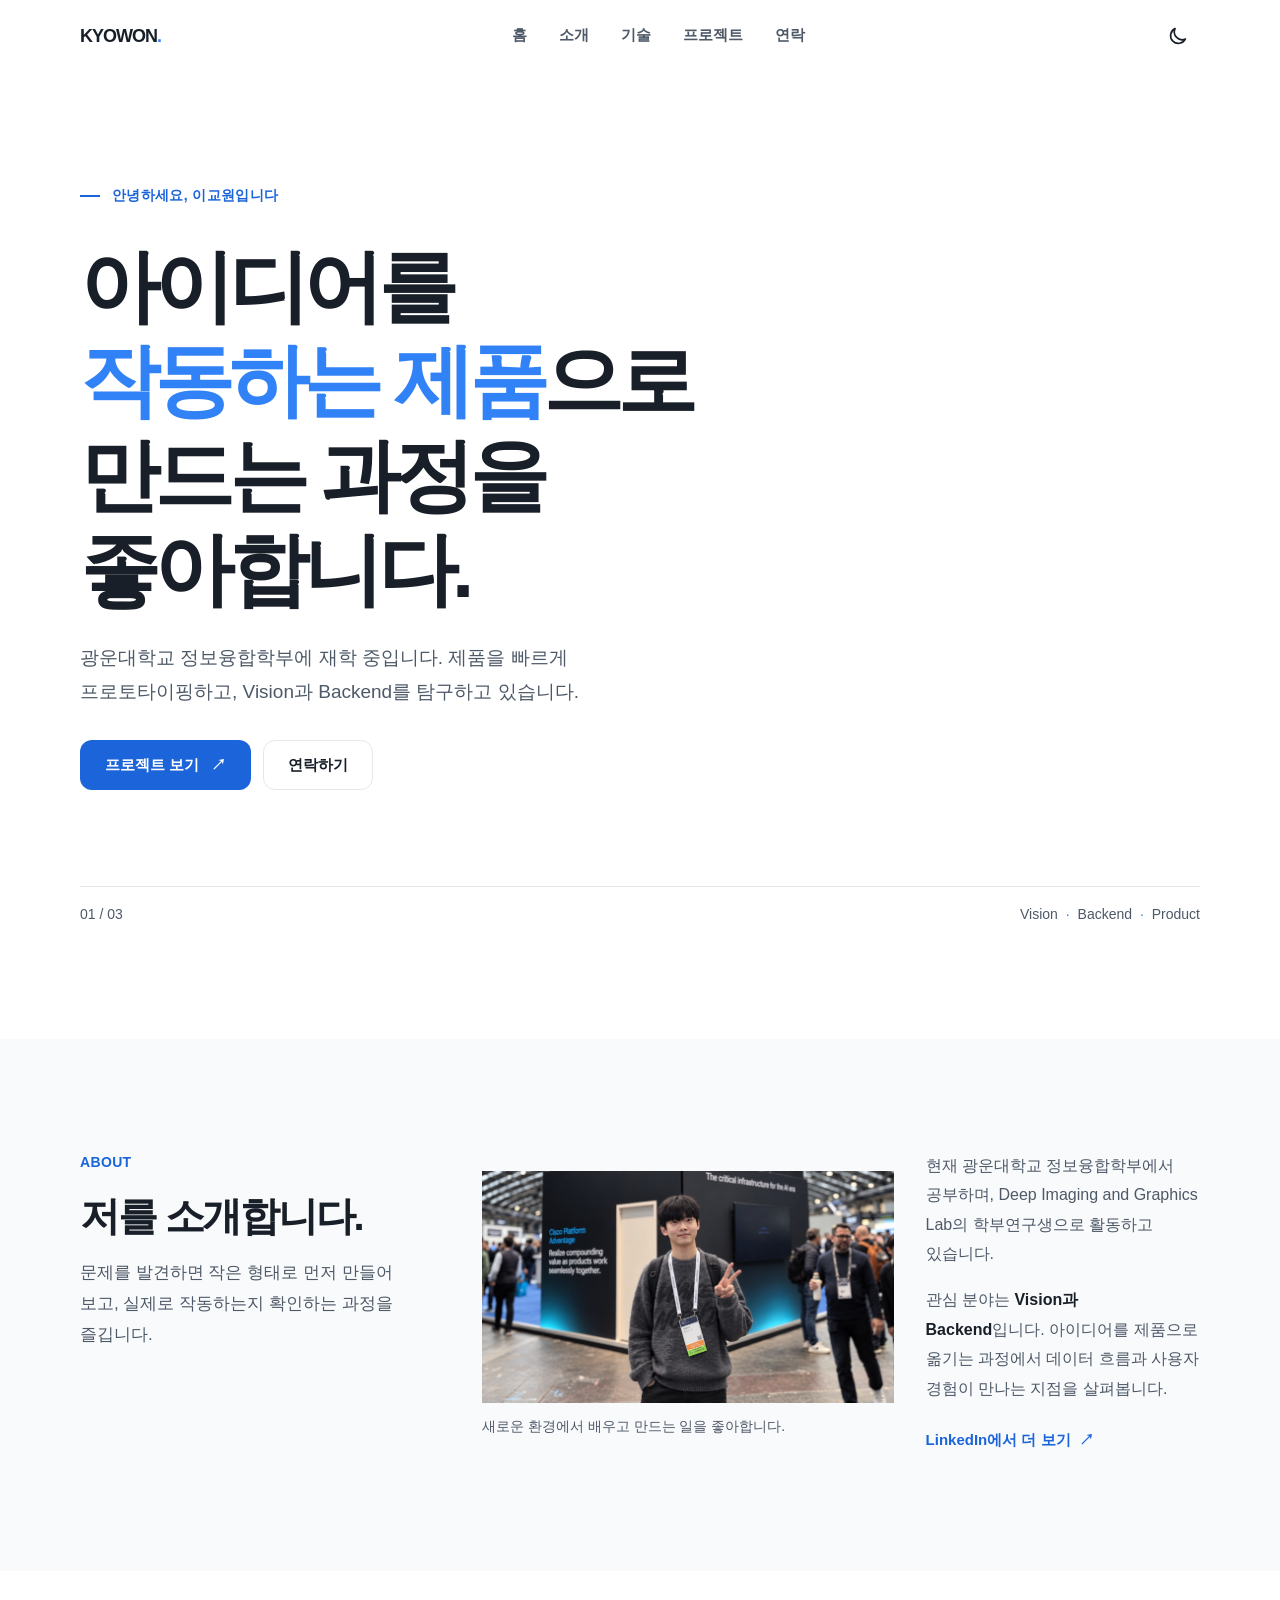
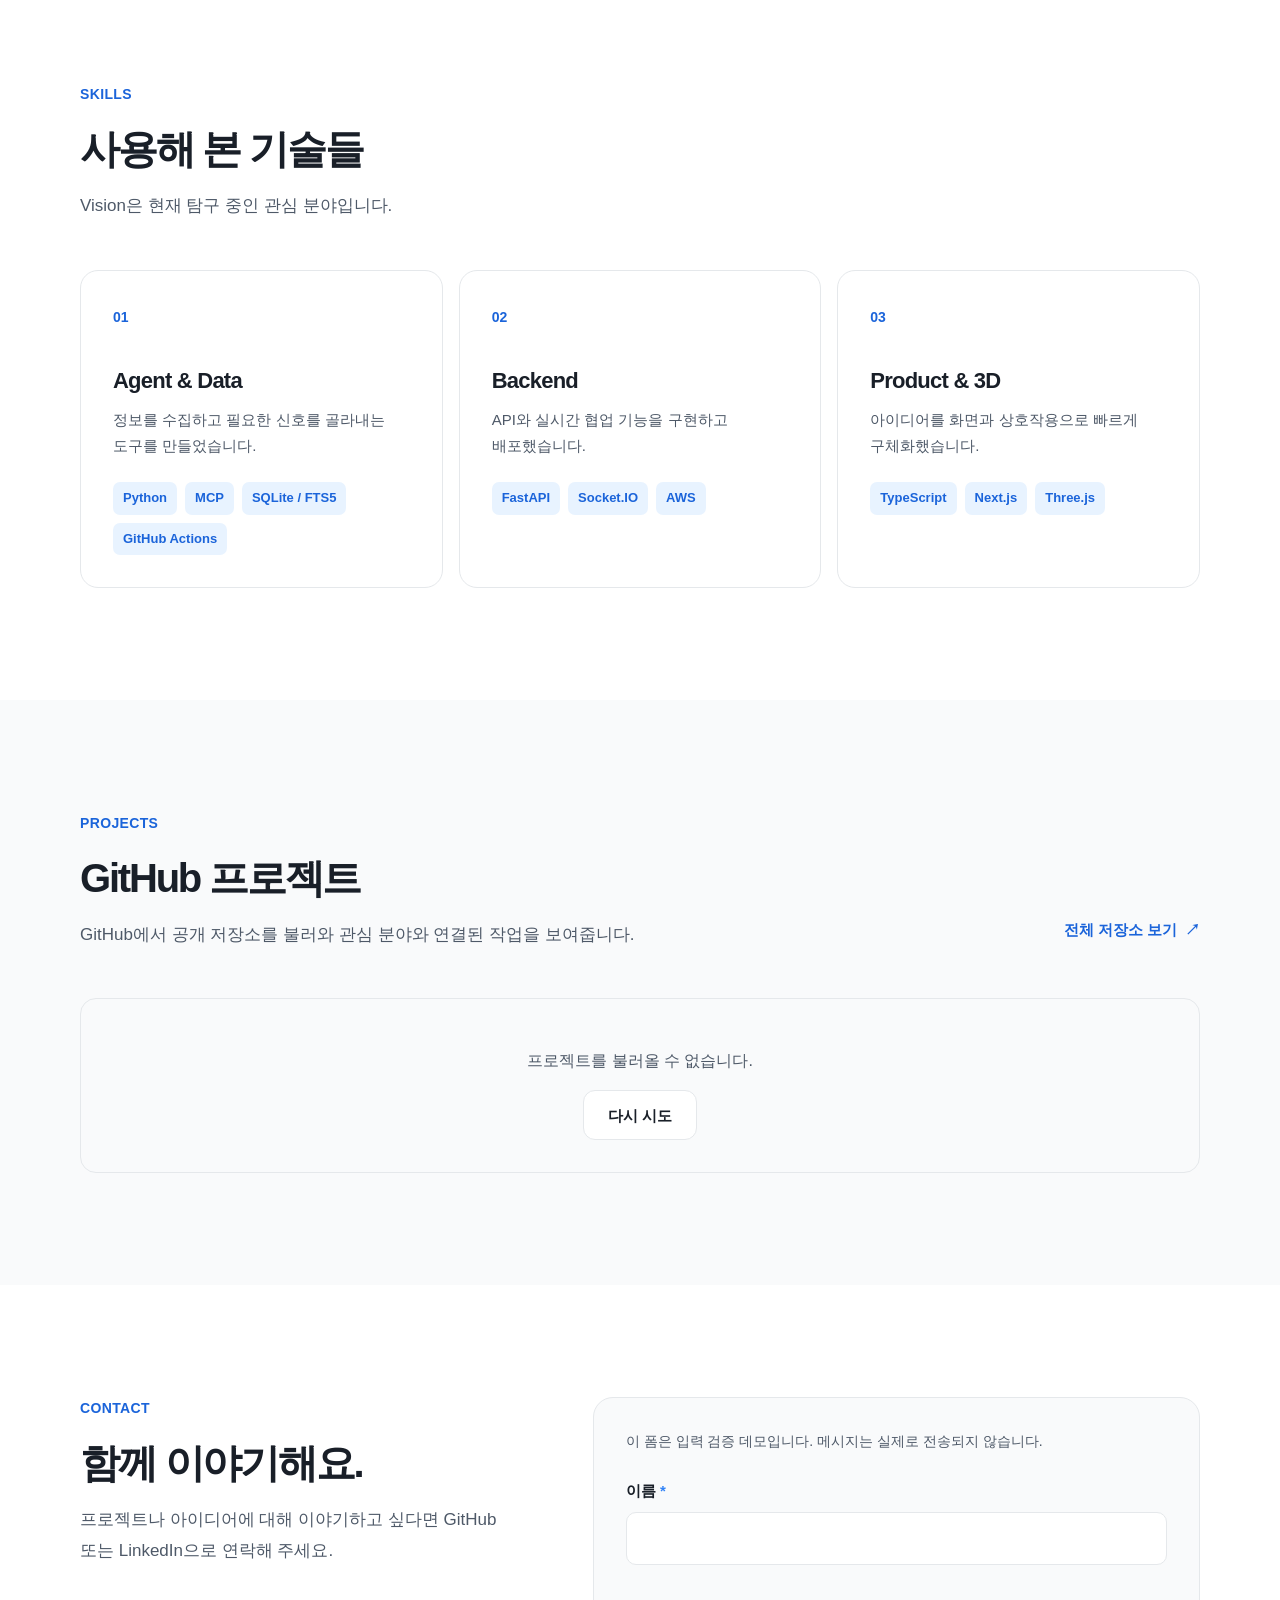
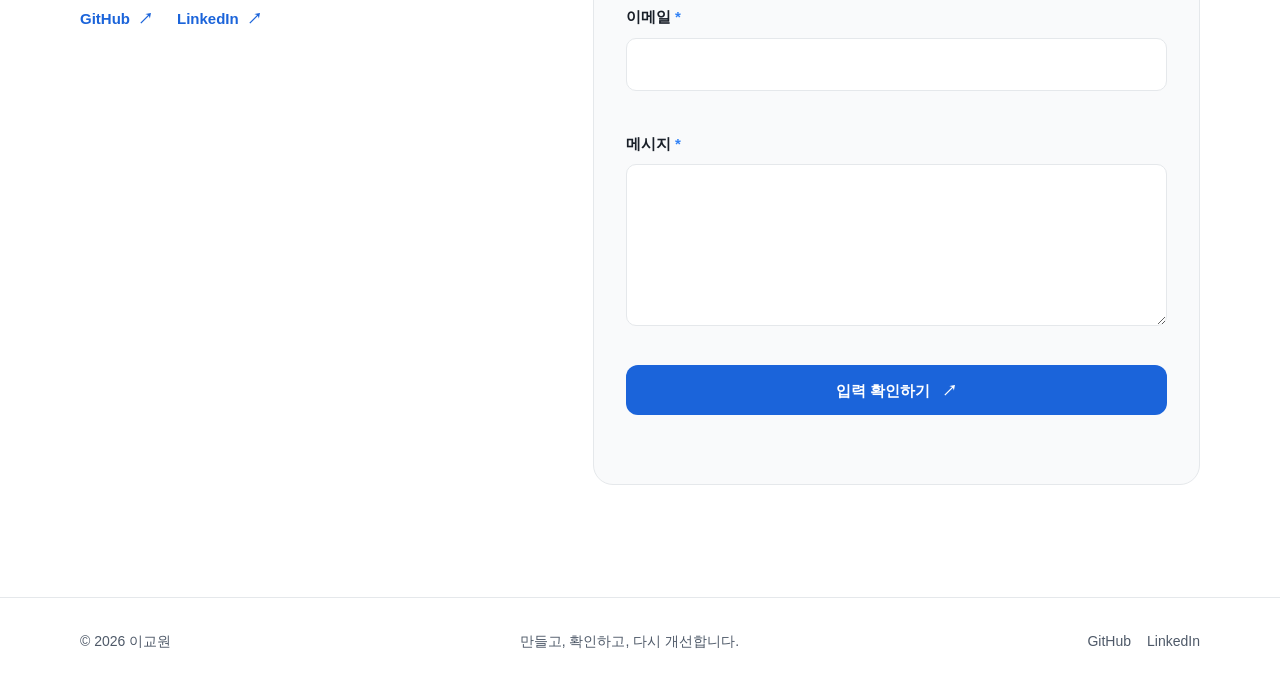
<file: index.html>
<!doctype html>
<html lang="ko">

<head>
  <meta charset="UTF-8" />
  <meta name="viewport" content="width=device-width, initial-scale=1" />
  <meta name="description" content="광운대학교 정보융합학부 이교원의 포트폴리오. 제품 프로토타이핑, Vision, Backend에 관심이 있습니다." />
  <meta name="theme-color" content="#ffffff" />
  <title>이교원 | 포트폴리오</title>
  <link rel="icon" href="images/favicon.svg" type="image/svg+xml" />
  <link rel="stylesheet" href="css/style.css" />
  <script src="js/main.js" defer></script>
</head>

<body>
  <a class="skip-link" href="#main">본문으로 바로가기</a>

  <header class="site-header" id="site-header">
    <div class="container header-inner">
      <a class="wordmark" href="#home" aria-label="이교원 포트폴리오, 맨 위로">KYOWON<span class="wordmark-dot">.</span></a>

      <nav class="site-nav" id="site-nav" aria-label="주 메뉴">
        <a href="#home">홈</a>
        <a href="#about">소개</a>
        <a href="#skills">기술</a>
        <a href="#projects">프로젝트</a>
        <a href="#contact">연락</a>
      </nav>

      <div class="header-actions">
        <button class="icon-button theme-toggle" id="theme-toggle" type="button" aria-label="다크 모드 켜기"
          aria-pressed="false" title="테마 변경">
          <svg class="theme-icon theme-icon-moon" viewBox="0 0 24 24" fill="none" stroke="currentColor"
            stroke-width="1.8" stroke-linecap="round" stroke-linejoin="round" aria-hidden="true">
            <path d="M20.1 15.2A8.5 8.5 0 0 1 8.8 3.9 8.5 8.5 0 1 0 20.1 15.2Z" />
          </svg>
          <svg class="theme-icon theme-icon-sun" viewBox="0 0 24 24" fill="none" stroke="currentColor"
            stroke-width="1.8" stroke-linecap="round" aria-hidden="true">
            <circle cx="12" cy="12" r="4" />
            <path
              d="M12 2v2m0 16v2M4.93 4.93l1.42 1.42m11.3 11.3 1.42 1.42M2 12h2m16 0h2M4.93 19.07l1.42-1.42m11.3-11.3 1.42-1.42" />
          </svg>
        </button>
        <button class="icon-button menu-toggle" id="menu-toggle" type="button" aria-label="메뉴 열기"
          aria-controls="site-nav" aria-expanded="false">
          <span></span><span></span><span></span>
        </button>
      </div>
    </div>
  </header>

  <main id="main" tabindex="-1">
    <section class="hero section" id="home" aria-labelledby="hero-heading">
      <div class="container hero-grid">
        <div class="hero-copy">
          <p class="eyebrow"><span class="eyebrow-line"></span>안녕하세요, 이교원입니다</p>
          <h1 id="hero-heading">아이디어를<br /><span>작동하는 제품</span>으로<br />만드는 과정을 좋아합니다.</h1>
          <p class="hero-description">광운대학교 정보융합학부에 재학 중입니다. 제품을 빠르게 프로토타이핑하고, Vision과 Backend를 탐구하고 있습니다.</p>
          <div class="hero-actions">
            <a class="button button-primary" href="#projects">프로젝트 보기 <span aria-hidden="true">↗</span></a>
            <a class="button button-secondary" href="#contact">연락하기</a>
          </div>
        </div>
        <div class="hero-note" aria-label="관심 분야">
          <span class="hero-note-index">01 / 03</span>
          <p>Vision <span>·</span> Backend <span>·</span> Product</p>
        </div>
      </div>
    </section>

    <section class="section section-alt" id="about" aria-labelledby="about-heading">
      <div class="container about-grid reveal">
        <div class="section-intro">
          <p class="section-kicker">ABOUT</p>
          <h2 id="about-heading">저를 소개합니다.</h2>
          <p class="section-lead">문제를 발견하면 작은 형태로 먼저 만들어 보고, 실제로 작동하는지 확인하는 과정을 즐깁니다.</p>
        </div>
        <div class="about-content">
          <figure class="profile-frame">
            <img src="images/profile.png" alt="행사장에서 촬영한 이교원의 프로필 사진" width="1672" height="941" fetchpriority="high" />
            <figcaption>새로운 환경에서 배우고 만드는 일을 좋아합니다.</figcaption>
          </figure>
          <div class="about-text">
            <p>현재 광운대학교 정보융합학부에서 공부하며, Deep Imaging and Graphics Lab의 학부연구생으로 활동하고 있습니다.</p>
            <p>관심 분야는 <strong>Vision과 Backend</strong>입니다. 아이디어를 제품으로 옮기는 과정에서 데이터 흐름과 사용자 경험이 만나는 지점을 살펴봅니다.</p>
            <a class="text-link" href="https://www.linkedin.com/in/kyowon-lee/" target="_blank"
              rel="noopener noreferrer">LinkedIn에서 더 보기 <span aria-hidden="true">↗</span></a>
          </div>
        </div>
      </div>
    </section>

    <section class="section" id="skills" aria-labelledby="skills-heading">
      <div class="container reveal">
        <div class="section-intro section-intro-narrow">
          <p class="section-kicker">SKILLS</p>
          <h2 id="skills-heading">사용해 본 기술들</h2>
          <p class="section-lead">Vision은 현재 탐구 중인 관심 분야입니다.</p>
        </div>
        <div class="skills-grid">
          <article class="skill-group">
            <span class="skill-number">01</span>
            <h3>Agent &amp; Data</h3>
            <p>정보를 수집하고 필요한 신호를 골라내는 도구를 만들었습니다.</p>
            <ul class="tag-list" aria-label="Agent 및 데이터 기술">
              <li>Python</li>
              <li>MCP</li>
              <li>SQLite / FTS5</li>
              <li>GitHub Actions</li>
            </ul>
          </article>
          <article class="skill-group">
            <span class="skill-number">02</span>
            <h3>Backend</h3>
            <p>API와 실시간 협업 기능을 구현하고 배포했습니다.</p>
            <ul class="tag-list" aria-label="백엔드 기술">
              <li>FastAPI</li>
              <li>Socket.IO</li>
              <li>AWS</li>
            </ul>
          </article>
          <article class="skill-group">
            <span class="skill-number">03</span>
            <h3>Product &amp; 3D</h3>
            <p>아이디어를 화면과 상호작용으로 빠르게 구체화했습니다.</p>
            <ul class="tag-list" aria-label="제품 및 3D 기술">
              <li>TypeScript</li>
              <li>Next.js</li>
              <li>Three.js</li>
            </ul>
          </article>
        </div>
      </div>
    </section>

    <section class="section section-alt" id="projects" aria-labelledby="projects-heading">
      <div class="container reveal">
        <div class="section-heading-row">
          <div class="section-intro">
            <p class="section-kicker">PROJECTS</p>
            <h2 id="projects-heading">GitHub 프로젝트</h2>
            <p class="section-lead">GitHub에서 공개 저장소를 불러와 관심 분야와 연결된 작업을 보여줍니다.</p>
          </div>
          <a class="text-link projects-all-link" href="https://github.com/kyowon1108" target="_blank"
            rel="noopener noreferrer">전체 저장소 보기 <span aria-hidden="true">↗</span></a>
        </div>
        <div class="projects-status" id="projects-status" role="status" aria-live="polite">프로젝트를 불러오는 중입니다...</div>
        <div class="projects-grid" id="projects-grid"></div>
      </div>
    </section>

    <section class="section" id="contact" aria-labelledby="contact-heading">
      <div class="container contact-grid reveal">
        <div class="section-intro">
          <p class="section-kicker">CONTACT</p>
          <h2 id="contact-heading">함께 이야기해요.</h2>
          <p class="section-lead">프로젝트나 아이디어에 대해 이야기하고 싶다면 GitHub 또는 LinkedIn으로 연락해 주세요.</p>
          <div class="contact-links">
            <a class="text-link" href="https://github.com/kyowon1108" target="_blank" rel="noopener noreferrer">GitHub
              <span aria-hidden="true">↗</span></a>
            <a class="text-link" href="https://www.linkedin.com/in/kyowon-lee/" target="_blank"
              rel="noopener noreferrer">LinkedIn <span aria-hidden="true">↗</span></a>
          </div>
        </div>

        <form class="contact-form" id="contact-form" novalidate>
          <p class="form-note">이 폼은 입력 검증 데모입니다. 메시지는 실제로 전송되지 않습니다.</p>
          <div class="field">
            <label for="contact-name">이름 <span aria-hidden="true">*</span></label>
            <input id="contact-name" name="name" type="text" autocomplete="name" required
              aria-describedby="name-error" />
            <p class="field-error" id="name-error" aria-live="polite"></p>
          </div>
          <div class="field">
            <label for="contact-email">이메일 <span aria-hidden="true">*</span></label>
            <input id="contact-email" name="email" type="email" autocomplete="email" required
              aria-describedby="email-error" />
            <p class="field-error" id="email-error" aria-live="polite"></p>
          </div>
          <div class="field">
            <label for="contact-message">메시지 <span aria-hidden="true">*</span></label>
            <textarea id="contact-message" name="message" rows="5" required aria-describedby="message-error"></textarea>
            <p class="field-error" id="message-error" aria-live="polite"></p>
          </div>
          <button class="button button-primary form-submit" type="submit">입력 확인하기 <span
              aria-hidden="true">↗</span></button>
          <p class="form-result" id="form-result" role="status" aria-live="polite"></p>
        </form>
      </div>
    </section>
  </main>

  <footer class="site-footer">
    <div class="container footer-inner">
      <p>© <span id="footer-year">2026</span> 이교원</p>
      <p>만들고, 확인하고, 다시 개선합니다.</p>
      <div class="footer-links"><a href="https://github.com/kyowon1108" target="_blank"
          rel="noopener noreferrer">GitHub</a><a href="https://www.linkedin.com/in/kyowon-lee/" target="_blank"
          rel="noopener noreferrer">LinkedIn</a></div>
    </div>
  </footer>

  <button class="back-to-top" id="back-to-top" type="button" aria-label="페이지 맨 위로 이동" aria-hidden="true"
    tabindex="-1">↑</button>
</body>

</html>
</file>
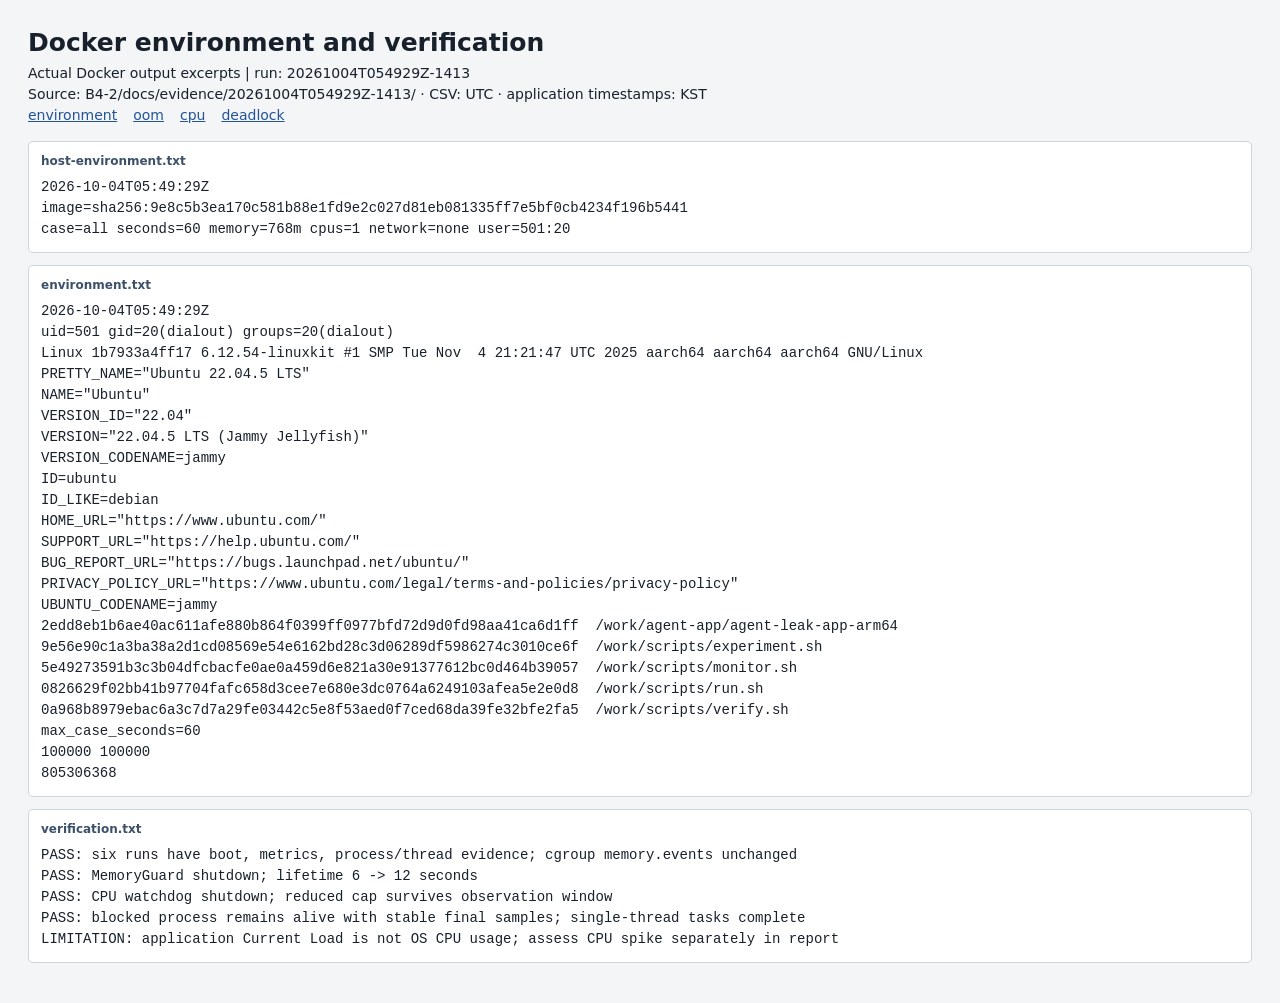
<file: B4-2/docs/evidence/20261004T054929Z-1413/screenshots/00-environment.html>
<!doctype html><html><head><meta charset="utf-8"><title>B4-2 Docker environment and verification</title><style>
  *{box-sizing:border-box}body{margin:0;padding:28px;background:#f4f5f7;color:#18202b;font:14px system-ui}header{margin-bottom:18px}h1{margin:0 0 8px;font-size:25px}p{margin:5px 0}a{color:#22539b;margin-right:16px}main{display:grid;grid-template-columns:1fr 1fr;gap:18px}main.env{display:block}section{background:white;border:1px solid #cdd4dc;padding:12px;margin-bottom:12px;border-radius:5px}h2{font-size:12px;margin:0 0 9px;color:#3c5069;overflow-wrap:anywhere}h2.case{font-size:18px}pre{font:12px/1.5 ui-monospace,Menlo,monospace;margin:0;white-space:pre-wrap;overflow-wrap:anywhere}.note{background:#fff2c9;padding:12px}.env pre{font-size:14px}</style>
  </head><body><header><h1>Docker environment and verification</h1><p>Actual Docker output excerpts | run: 20261004T054929Z-1413</p><p>Source: B4-2/docs/evidence/20261004T054929Z-1413/ · CSV: UTC · application timestamps: KST</p><nav><a href="/?case=environment">environment</a><a href="/?case=oom">oom</a><a href="/?case=cpu">cpu</a><a href="/?case=deadlock">deadlock</a></nav></header><main class="env"><section><h2>host-environment.txt</h2><pre>2026-10-04T05:49:29Z
image=sha256:9e8c5b3ea170c581b88e1fd9e2c027d81eb081335ff7e5bf0cb4234f196b5441
case=all seconds=60 memory=768m cpus=1 network=none user=501:20
</pre></section><section><h2>environment.txt</h2><pre>2026-10-04T05:49:29Z
uid=501 gid=20(dialout) groups=20(dialout)
Linux 1b7933a4ff17 6.12.54-linuxkit #1 SMP Tue Nov  4 21:21:47 UTC 2025 aarch64 aarch64 aarch64 GNU/Linux
PRETTY_NAME="Ubuntu 22.04.5 LTS"
NAME="Ubuntu"
VERSION_ID="22.04"
VERSION="22.04.5 LTS (Jammy Jellyfish)"
VERSION_CODENAME=jammy
ID=ubuntu
ID_LIKE=debian
HOME_URL="https://www.ubuntu.com/"
SUPPORT_URL="https://help.ubuntu.com/"
BUG_REPORT_URL="https://bugs.launchpad.net/ubuntu/"
PRIVACY_POLICY_URL="https://www.ubuntu.com/legal/terms-and-policies/privacy-policy"
UBUNTU_CODENAME=jammy
2edd8eb1b6ae40ac611afe880b864f0399ff0977bfd72d9d0fd98aa41ca6d1ff  /work/agent-app/agent-leak-app-arm64
9e56e90c1a3ba38a2d1cd08569e54e6162bd28c3d06289df5986274c3010ce6f  /work/scripts/experiment.sh
5e49273591b3c3b04dfcbacfe0ae0a459d6e821a30e91377612bc0d464b39057  /work/scripts/monitor.sh
0826629f02bb41b97704fafc658d3cee7e680e3dc0764a6249103afea5e2e0d8  /work/scripts/run.sh
0a968b8979ebac6a3c7d7a29fe03442c5e8f53aed0f7ced68da39fe32bfe2fa5  /work/scripts/verify.sh
max_case_seconds=60
100000 100000
805306368
</pre></section><section><h2>verification.txt</h2><pre>PASS: six runs have boot, metrics, process/thread evidence; cgroup memory.events unchanged
PASS: MemoryGuard shutdown; lifetime 6 -&gt; 12 seconds
PASS: CPU watchdog shutdown; reduced cap survives observation window
PASS: blocked process remains alive with stable final samples; single-thread tasks complete
LIMITATION: application Current Load is not OS CPU usage; assess CPU spike separately in report
</pre></section></main></body><div id="codex-agent-overlay-root" data-codex-agent-overlay-root="true"></div></html>
</file>
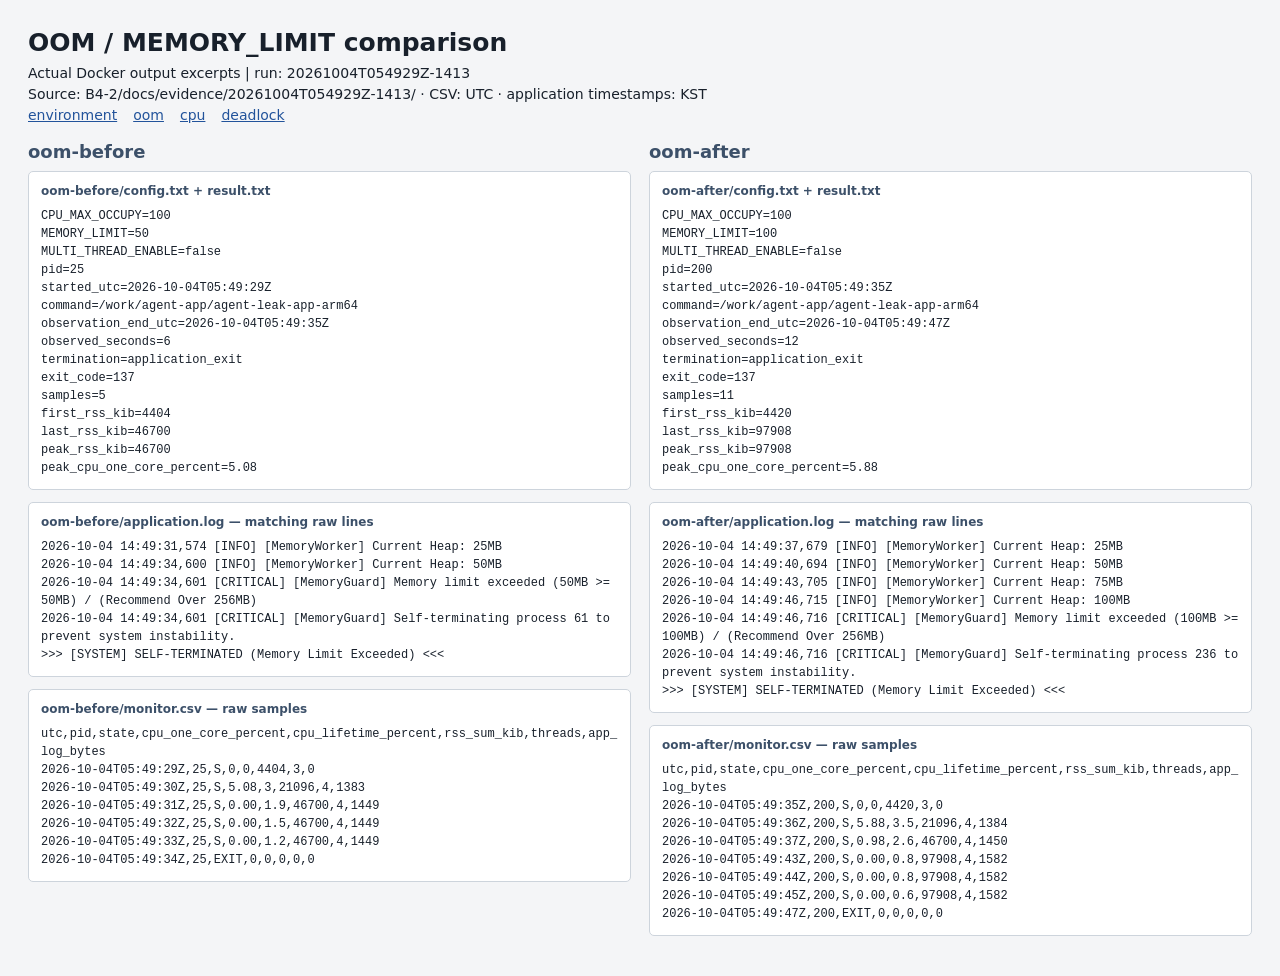
<file: B4-2/docs/evidence/20261004T054929Z-1413/screenshots/01-oom.html>
<!doctype html><html><head><meta charset="utf-8"><title>B4-2 OOM / MEMORY_LIMIT comparison</title><style>
  *{box-sizing:border-box}body{margin:0;padding:28px;background:#f4f5f7;color:#18202b;font:14px system-ui}header{margin-bottom:18px}h1{margin:0 0 8px;font-size:25px}p{margin:5px 0}a{color:#22539b;margin-right:16px}main{display:grid;grid-template-columns:1fr 1fr;gap:18px}main.env{display:block}section{background:white;border:1px solid #cdd4dc;padding:12px;margin-bottom:12px;border-radius:5px}h2{font-size:12px;margin:0 0 9px;color:#3c5069;overflow-wrap:anywhere}h2.case{font-size:18px}pre{font:12px/1.5 ui-monospace,Menlo,monospace;margin:0;white-space:pre-wrap;overflow-wrap:anywhere}.note{background:#fff2c9;padding:12px}.env pre{font-size:14px}</style>
  </head><body><header><h1>OOM / MEMORY_LIMIT comparison</h1><p>Actual Docker output excerpts | run: 20261004T054929Z-1413</p><p>Source: B4-2/docs/evidence/20261004T054929Z-1413/ · CSV: UTC · application timestamps: KST</p><nav><a href="/?case=environment">environment</a><a href="/?case=oom">oom</a><a href="/?case=cpu">cpu</a><a href="/?case=deadlock">deadlock</a></nav></header><main class=""><article><h2 class="case">oom-before</h2><section><h2>oom-before/config.txt + result.txt</h2><pre>CPU_MAX_OCCUPY=100
MEMORY_LIMIT=50
MULTI_THREAD_ENABLE=false
pid=25
started_utc=2026-10-04T05:49:29Z
command=/work/agent-app/agent-leak-app-arm64
observation_end_utc=2026-10-04T05:49:35Z
observed_seconds=6
termination=application_exit
exit_code=137
samples=5
first_rss_kib=4404
last_rss_kib=46700
peak_rss_kib=46700
peak_cpu_one_core_percent=5.08
</pre></section><section><h2>oom-before/application.log — matching raw lines</h2><pre>2026-10-04 14:49:31,574 [INFO] [MemoryWorker] Current Heap: 25MB
2026-10-04 14:49:34,600 [INFO] [MemoryWorker] Current Heap: 50MB
2026-10-04 14:49:34,601 [CRITICAL] [MemoryGuard] Memory limit exceeded (50MB &gt;= 50MB) / (Recommend Over 256MB)
2026-10-04 14:49:34,601 [CRITICAL] [MemoryGuard] Self-terminating process 61 to prevent system instability.
&gt;&gt;&gt; [SYSTEM] SELF-TERMINATED (Memory Limit Exceeded) &lt;&lt;&lt;</pre></section><section><h2>oom-before/monitor.csv — raw samples</h2><pre>utc,pid,state,cpu_one_core_percent,cpu_lifetime_percent,rss_sum_kib,threads,app_log_bytes
2026-10-04T05:49:29Z,25,S,0,0,4404,3,0
2026-10-04T05:49:30Z,25,S,5.08,3,21096,4,1383
2026-10-04T05:49:31Z,25,S,0.00,1.9,46700,4,1449
2026-10-04T05:49:32Z,25,S,0.00,1.5,46700,4,1449
2026-10-04T05:49:33Z,25,S,0.00,1.2,46700,4,1449
2026-10-04T05:49:34Z,25,EXIT,0,0,0,0,0</pre></section></article><article><h2 class="case">oom-after</h2><section><h2>oom-after/config.txt + result.txt</h2><pre>CPU_MAX_OCCUPY=100
MEMORY_LIMIT=100
MULTI_THREAD_ENABLE=false
pid=200
started_utc=2026-10-04T05:49:35Z
command=/work/agent-app/agent-leak-app-arm64
observation_end_utc=2026-10-04T05:49:47Z
observed_seconds=12
termination=application_exit
exit_code=137
samples=11
first_rss_kib=4420
last_rss_kib=97908
peak_rss_kib=97908
peak_cpu_one_core_percent=5.88
</pre></section><section><h2>oom-after/application.log — matching raw lines</h2><pre>2026-10-04 14:49:37,679 [INFO] [MemoryWorker] Current Heap: 25MB
2026-10-04 14:49:40,694 [INFO] [MemoryWorker] Current Heap: 50MB
2026-10-04 14:49:43,705 [INFO] [MemoryWorker] Current Heap: 75MB
2026-10-04 14:49:46,715 [INFO] [MemoryWorker] Current Heap: 100MB
2026-10-04 14:49:46,716 [CRITICAL] [MemoryGuard] Memory limit exceeded (100MB &gt;= 100MB) / (Recommend Over 256MB)
2026-10-04 14:49:46,716 [CRITICAL] [MemoryGuard] Self-terminating process 236 to prevent system instability.
&gt;&gt;&gt; [SYSTEM] SELF-TERMINATED (Memory Limit Exceeded) &lt;&lt;&lt;</pre></section><section><h2>oom-after/monitor.csv — raw samples</h2><pre>utc,pid,state,cpu_one_core_percent,cpu_lifetime_percent,rss_sum_kib,threads,app_log_bytes
2026-10-04T05:49:35Z,200,S,0,0,4420,3,0
2026-10-04T05:49:36Z,200,S,5.88,3.5,21096,4,1384
2026-10-04T05:49:37Z,200,S,0.98,2.6,46700,4,1450
2026-10-04T05:49:43Z,200,S,0.00,0.8,97908,4,1582
2026-10-04T05:49:44Z,200,S,0.00,0.8,97908,4,1582
2026-10-04T05:49:45Z,200,S,0.00,0.6,97908,4,1582
2026-10-04T05:49:47Z,200,EXIT,0,0,0,0,0</pre></section></article></main></body><div id="codex-agent-overlay-root" data-codex-agent-overlay-root="true"></div></html>
</file>
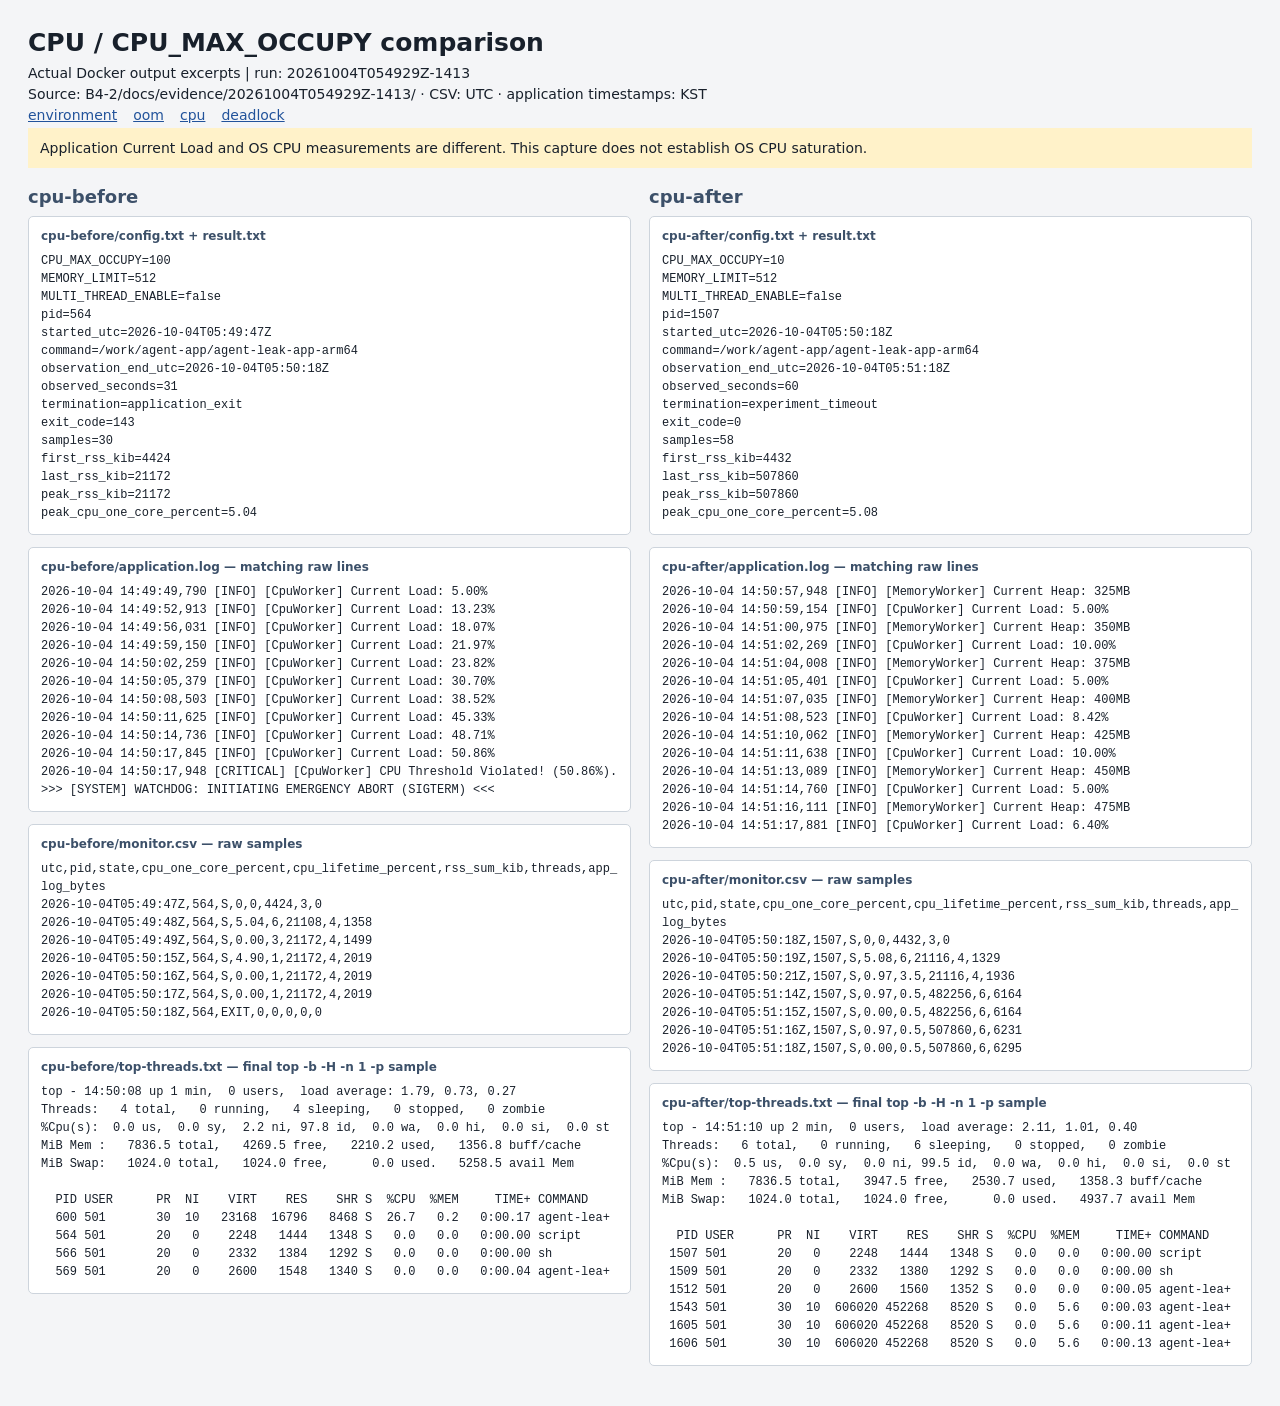
<file: B4-2/docs/evidence/20261004T054929Z-1413/screenshots/02-cpu.html>
<!doctype html><html><head><meta charset="utf-8"><title>B4-2 CPU / CPU_MAX_OCCUPY comparison</title><style>
  *{box-sizing:border-box}body{margin:0;padding:28px;background:#f4f5f7;color:#18202b;font:14px system-ui}header{margin-bottom:18px}h1{margin:0 0 8px;font-size:25px}p{margin:5px 0}a{color:#22539b;margin-right:16px}main{display:grid;grid-template-columns:1fr 1fr;gap:18px}main.env{display:block}section{background:white;border:1px solid #cdd4dc;padding:12px;margin-bottom:12px;border-radius:5px}h2{font-size:12px;margin:0 0 9px;color:#3c5069;overflow-wrap:anywhere}h2.case{font-size:18px}pre{font:12px/1.5 ui-monospace,Menlo,monospace;margin:0;white-space:pre-wrap;overflow-wrap:anywhere}.note{background:#fff2c9;padding:12px}.env pre{font-size:14px}</style>
  </head><body><header><h1>CPU / CPU_MAX_OCCUPY comparison</h1><p>Actual Docker output excerpts | run: 20261004T054929Z-1413</p><p>Source: B4-2/docs/evidence/20261004T054929Z-1413/ · CSV: UTC · application timestamps: KST</p><nav><a href="/?case=environment">environment</a><a href="/?case=oom">oom</a><a href="/?case=cpu">cpu</a><a href="/?case=deadlock">deadlock</a></nav><p class="note">Application Current Load and OS CPU measurements are different. This capture does not establish OS CPU saturation.</p></header><main class=""><article><h2 class="case">cpu-before</h2><section><h2>cpu-before/config.txt + result.txt</h2><pre>CPU_MAX_OCCUPY=100
MEMORY_LIMIT=512
MULTI_THREAD_ENABLE=false
pid=564
started_utc=2026-10-04T05:49:47Z
command=/work/agent-app/agent-leak-app-arm64
observation_end_utc=2026-10-04T05:50:18Z
observed_seconds=31
termination=application_exit
exit_code=143
samples=30
first_rss_kib=4424
last_rss_kib=21172
peak_rss_kib=21172
peak_cpu_one_core_percent=5.04
</pre></section><section><h2>cpu-before/application.log — matching raw lines</h2><pre>2026-10-04 14:49:49,790 [INFO] [CpuWorker] Current Load: 5.00%
2026-10-04 14:49:52,913 [INFO] [CpuWorker] Current Load: 13.23%
2026-10-04 14:49:56,031 [INFO] [CpuWorker] Current Load: 18.07%
2026-10-04 14:49:59,150 [INFO] [CpuWorker] Current Load: 21.97%
2026-10-04 14:50:02,259 [INFO] [CpuWorker] Current Load: 23.82%
2026-10-04 14:50:05,379 [INFO] [CpuWorker] Current Load: 30.70%
2026-10-04 14:50:08,503 [INFO] [CpuWorker] Current Load: 38.52%
2026-10-04 14:50:11,625 [INFO] [CpuWorker] Current Load: 45.33%
2026-10-04 14:50:14,736 [INFO] [CpuWorker] Current Load: 48.71%
2026-10-04 14:50:17,845 [INFO] [CpuWorker] Current Load: 50.86%
2026-10-04 14:50:17,948 [CRITICAL] [CpuWorker] CPU Threshold Violated! (50.86%).
&gt;&gt;&gt; [SYSTEM] WATCHDOG: INITIATING EMERGENCY ABORT (SIGTERM) &lt;&lt;&lt;</pre></section><section><h2>cpu-before/monitor.csv — raw samples</h2><pre>utc,pid,state,cpu_one_core_percent,cpu_lifetime_percent,rss_sum_kib,threads,app_log_bytes
2026-10-04T05:49:47Z,564,S,0,0,4424,3,0
2026-10-04T05:49:48Z,564,S,5.04,6,21108,4,1358
2026-10-04T05:49:49Z,564,S,0.00,3,21172,4,1499
2026-10-04T05:50:15Z,564,S,4.90,1,21172,4,2019
2026-10-04T05:50:16Z,564,S,0.00,1,21172,4,2019
2026-10-04T05:50:17Z,564,S,0.00,1,21172,4,2019
2026-10-04T05:50:18Z,564,EXIT,0,0,0,0,0</pre></section><section><h2>cpu-before/top-threads.txt — final top -b -H -n 1 -p sample</h2><pre>top - 14:50:08 up 1 min,  0 users,  load average: 1.79, 0.73, 0.27
Threads:   4 total,   0 running,   4 sleeping,   0 stopped,   0 zombie
%Cpu(s):  0.0 us,  0.0 sy,  2.2 ni, 97.8 id,  0.0 wa,  0.0 hi,  0.0 si,  0.0 st
MiB Mem :   7836.5 total,   4269.5 free,   2210.2 used,   1356.8 buff/cache
MiB Swap:   1024.0 total,   1024.0 free,      0.0 used.   5258.5 avail Mem 

  PID USER      PR  NI    VIRT    RES    SHR S  %CPU  %MEM     TIME+ COMMAND
  600 501       30  10   23168  16796   8468 S  26.7   0.2   0:00.17 agent-lea+
  564 501       20   0    2248   1444   1348 S   0.0   0.0   0:00.00 script
  566 501       20   0    2332   1384   1292 S   0.0   0.0   0:00.00 sh
  569 501       20   0    2600   1548   1340 S   0.0   0.0   0:00.04 agent-lea+
</pre></section></article><article><h2 class="case">cpu-after</h2><section><h2>cpu-after/config.txt + result.txt</h2><pre>CPU_MAX_OCCUPY=10
MEMORY_LIMIT=512
MULTI_THREAD_ENABLE=false
pid=1507
started_utc=2026-10-04T05:50:18Z
command=/work/agent-app/agent-leak-app-arm64
observation_end_utc=2026-10-04T05:51:18Z
observed_seconds=60
termination=experiment_timeout
exit_code=0
samples=58
first_rss_kib=4432
last_rss_kib=507860
peak_rss_kib=507860
peak_cpu_one_core_percent=5.08
</pre></section><section><h2>cpu-after/application.log — matching raw lines</h2><pre>2026-10-04 14:50:57,948 [INFO] [MemoryWorker] Current Heap: 325MB
2026-10-04 14:50:59,154 [INFO] [CpuWorker] Current Load: 5.00%
2026-10-04 14:51:00,975 [INFO] [MemoryWorker] Current Heap: 350MB
2026-10-04 14:51:02,269 [INFO] [CpuWorker] Current Load: 10.00%
2026-10-04 14:51:04,008 [INFO] [MemoryWorker] Current Heap: 375MB
2026-10-04 14:51:05,401 [INFO] [CpuWorker] Current Load: 5.00%
2026-10-04 14:51:07,035 [INFO] [MemoryWorker] Current Heap: 400MB
2026-10-04 14:51:08,523 [INFO] [CpuWorker] Current Load: 8.42%
2026-10-04 14:51:10,062 [INFO] [MemoryWorker] Current Heap: 425MB
2026-10-04 14:51:11,638 [INFO] [CpuWorker] Current Load: 10.00%
2026-10-04 14:51:13,089 [INFO] [MemoryWorker] Current Heap: 450MB
2026-10-04 14:51:14,760 [INFO] [CpuWorker] Current Load: 5.00%
2026-10-04 14:51:16,111 [INFO] [MemoryWorker] Current Heap: 475MB
2026-10-04 14:51:17,881 [INFO] [CpuWorker] Current Load: 6.40%</pre></section><section><h2>cpu-after/monitor.csv — raw samples</h2><pre>utc,pid,state,cpu_one_core_percent,cpu_lifetime_percent,rss_sum_kib,threads,app_log_bytes
2026-10-04T05:50:18Z,1507,S,0,0,4432,3,0
2026-10-04T05:50:19Z,1507,S,5.08,6,21116,4,1329
2026-10-04T05:50:21Z,1507,S,0.97,3.5,21116,4,1936
2026-10-04T05:51:14Z,1507,S,0.97,0.5,482256,6,6164
2026-10-04T05:51:15Z,1507,S,0.00,0.5,482256,6,6164
2026-10-04T05:51:16Z,1507,S,0.97,0.5,507860,6,6231
2026-10-04T05:51:18Z,1507,S,0.00,0.5,507860,6,6295</pre></section><section><h2>cpu-after/top-threads.txt — final top -b -H -n 1 -p sample</h2><pre>top - 14:51:10 up 2 min,  0 users,  load average: 2.11, 1.01, 0.40
Threads:   6 total,   0 running,   6 sleeping,   0 stopped,   0 zombie
%Cpu(s):  0.5 us,  0.0 sy,  0.0 ni, 99.5 id,  0.0 wa,  0.0 hi,  0.0 si,  0.0 st
MiB Mem :   7836.5 total,   3947.5 free,   2530.7 used,   1358.3 buff/cache
MiB Swap:   1024.0 total,   1024.0 free,      0.0 used.   4937.7 avail Mem 

  PID USER      PR  NI    VIRT    RES    SHR S  %CPU  %MEM     TIME+ COMMAND
 1507 501       20   0    2248   1444   1348 S   0.0   0.0   0:00.00 script
 1509 501       20   0    2332   1380   1292 S   0.0   0.0   0:00.00 sh
 1512 501       20   0    2600   1560   1352 S   0.0   0.0   0:00.05 agent-lea+
 1543 501       30  10  606020 452268   8520 S   0.0   5.6   0:00.03 agent-lea+
 1605 501       30  10  606020 452268   8520 S   0.0   5.6   0:00.11 agent-lea+
 1606 501       30  10  606020 452268   8520 S   0.0   5.6   0:00.13 agent-lea+
</pre></section></article></main></body><div id="codex-agent-overlay-root" data-codex-agent-overlay-root="true"></div></html>
</file>
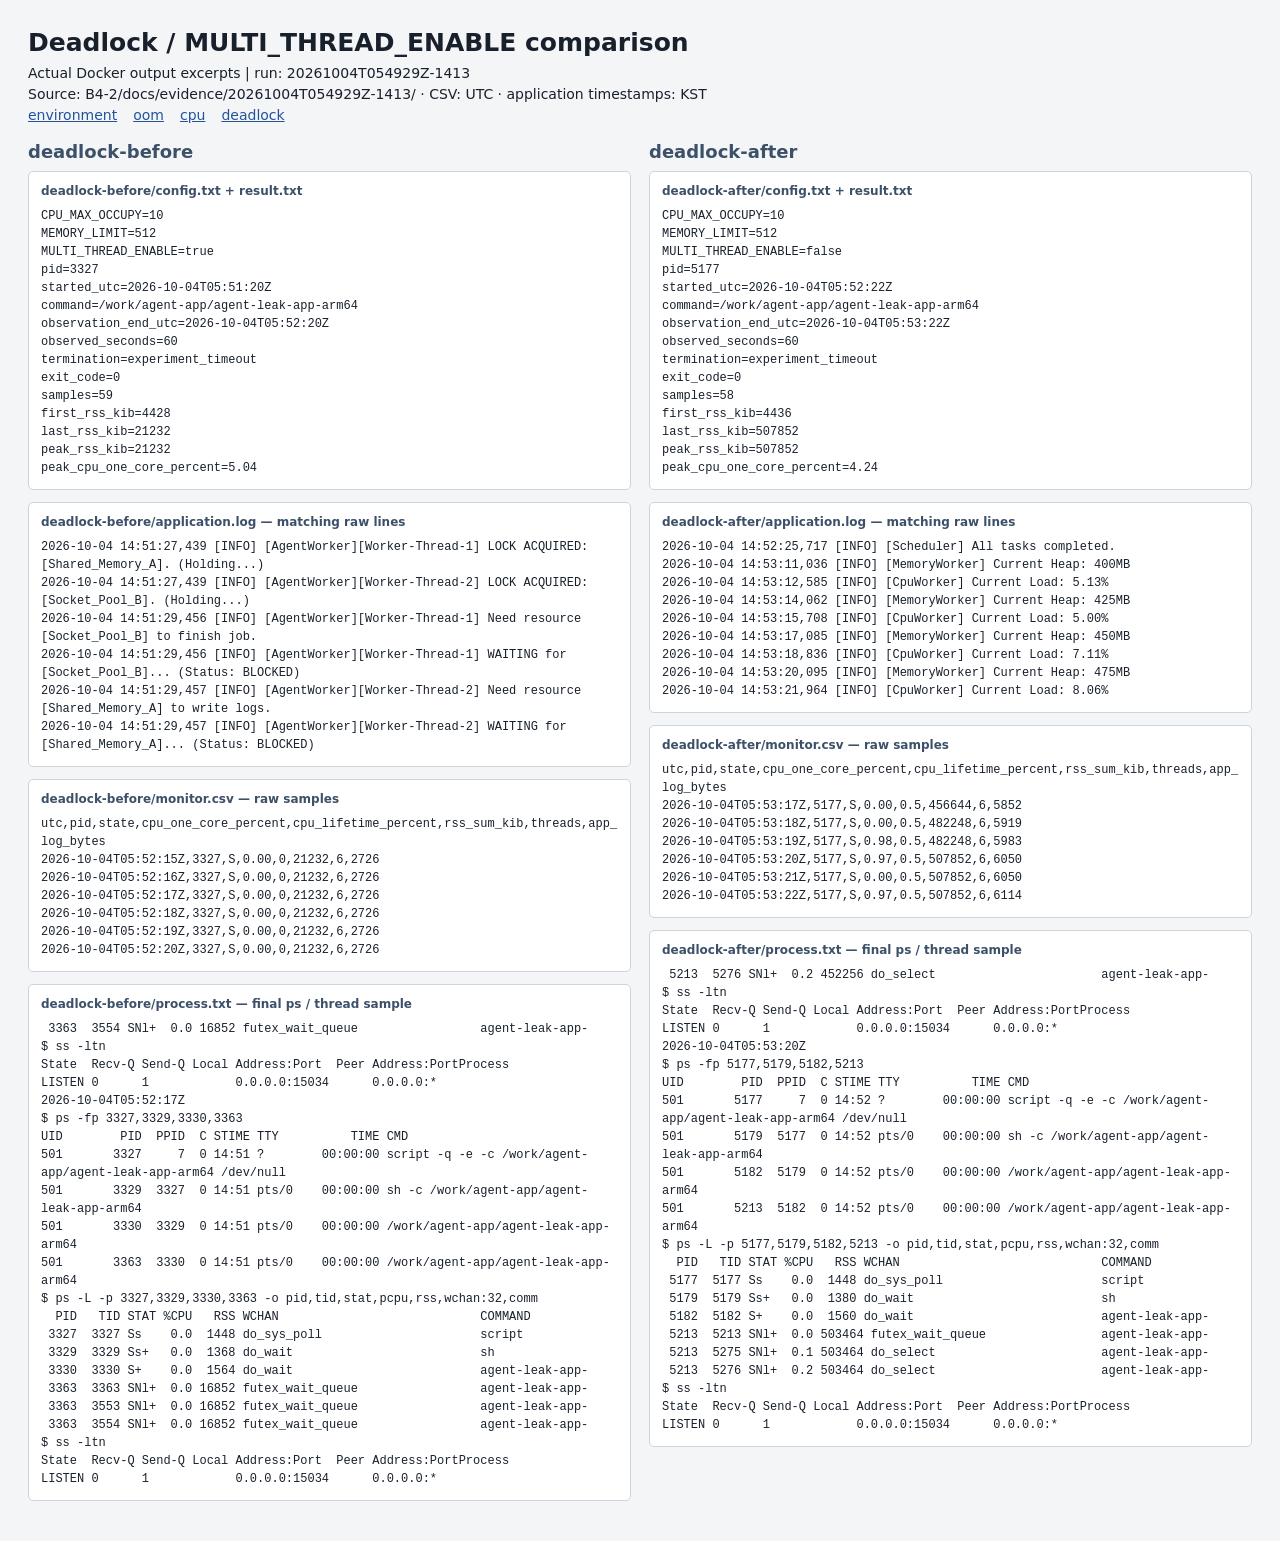
<file: B4-2/docs/evidence/20261004T054929Z-1413/screenshots/03-deadlock.html>
<!doctype html><html><head><meta charset="utf-8"><title>B4-2 Deadlock / MULTI_THREAD_ENABLE comparison</title><style>
  *{box-sizing:border-box}body{margin:0;padding:28px;background:#f4f5f7;color:#18202b;font:14px system-ui}header{margin-bottom:18px}h1{margin:0 0 8px;font-size:25px}p{margin:5px 0}a{color:#22539b;margin-right:16px}main{display:grid;grid-template-columns:1fr 1fr;gap:18px}main.env{display:block}section{background:white;border:1px solid #cdd4dc;padding:12px;margin-bottom:12px;border-radius:5px}h2{font-size:12px;margin:0 0 9px;color:#3c5069;overflow-wrap:anywhere}h2.case{font-size:18px}pre{font:12px/1.5 ui-monospace,Menlo,monospace;margin:0;white-space:pre-wrap;overflow-wrap:anywhere}.note{background:#fff2c9;padding:12px}.env pre{font-size:14px}</style>
  </head><body><header><h1>Deadlock / MULTI_THREAD_ENABLE comparison</h1><p>Actual Docker output excerpts | run: 20261004T054929Z-1413</p><p>Source: B4-2/docs/evidence/20261004T054929Z-1413/ · CSV: UTC · application timestamps: KST</p><nav><a href="/?case=environment">environment</a><a href="/?case=oom">oom</a><a href="/?case=cpu">cpu</a><a href="/?case=deadlock">deadlock</a></nav></header><main class=""><article><h2 class="case">deadlock-before</h2><section><h2>deadlock-before/config.txt + result.txt</h2><pre>CPU_MAX_OCCUPY=10
MEMORY_LIMIT=512
MULTI_THREAD_ENABLE=true
pid=3327
started_utc=2026-10-04T05:51:20Z
command=/work/agent-app/agent-leak-app-arm64
observation_end_utc=2026-10-04T05:52:20Z
observed_seconds=60
termination=experiment_timeout
exit_code=0
samples=59
first_rss_kib=4428
last_rss_kib=21232
peak_rss_kib=21232
peak_cpu_one_core_percent=5.04
</pre></section><section><h2>deadlock-before/application.log — matching raw lines</h2><pre>2026-10-04 14:51:27,439 [INFO] [AgentWorker][Worker-Thread-1] LOCK ACQUIRED: [Shared_Memory_A]. (Holding...)
2026-10-04 14:51:27,439 [INFO] [AgentWorker][Worker-Thread-2] LOCK ACQUIRED: [Socket_Pool_B]. (Holding...)
2026-10-04 14:51:29,456 [INFO] [AgentWorker][Worker-Thread-1] Need resource [Socket_Pool_B] to finish job.
2026-10-04 14:51:29,456 [INFO] [AgentWorker][Worker-Thread-1] WAITING for [Socket_Pool_B]... (Status: BLOCKED)
2026-10-04 14:51:29,457 [INFO] [AgentWorker][Worker-Thread-2] Need resource [Shared_Memory_A] to write logs.
2026-10-04 14:51:29,457 [INFO] [AgentWorker][Worker-Thread-2] WAITING for [Shared_Memory_A]... (Status: BLOCKED)</pre></section><section><h2>deadlock-before/monitor.csv — raw samples</h2><pre>utc,pid,state,cpu_one_core_percent,cpu_lifetime_percent,rss_sum_kib,threads,app_log_bytes
2026-10-04T05:52:15Z,3327,S,0.00,0,21232,6,2726
2026-10-04T05:52:16Z,3327,S,0.00,0,21232,6,2726
2026-10-04T05:52:17Z,3327,S,0.00,0,21232,6,2726
2026-10-04T05:52:18Z,3327,S,0.00,0,21232,6,2726
2026-10-04T05:52:19Z,3327,S,0.00,0,21232,6,2726
2026-10-04T05:52:20Z,3327,S,0.00,0,21232,6,2726</pre></section><section><h2>deadlock-before/process.txt — final ps / thread sample</h2><pre> 3363  3554 SNl+  0.0 16852 futex_wait_queue                 agent-leak-app-
$ ss -ltn
State  Recv-Q Send-Q Local Address:Port  Peer Address:PortProcess
LISTEN 0      1            0.0.0.0:15034      0.0.0.0:*          
2026-10-04T05:52:17Z
$ ps -fp 3327,3329,3330,3363
UID        PID  PPID  C STIME TTY          TIME CMD
501       3327     7  0 14:51 ?        00:00:00 script -q -e -c /work/agent-app/agent-leak-app-arm64 /dev/null
501       3329  3327  0 14:51 pts/0    00:00:00 sh -c /work/agent-app/agent-leak-app-arm64
501       3330  3329  0 14:51 pts/0    00:00:00 /work/agent-app/agent-leak-app-arm64
501       3363  3330  0 14:51 pts/0    00:00:00 /work/agent-app/agent-leak-app-arm64
$ ps -L -p 3327,3329,3330,3363 -o pid,tid,stat,pcpu,rss,wchan:32,comm
  PID   TID STAT %CPU   RSS WCHAN                            COMMAND
 3327  3327 Ss    0.0  1448 do_sys_poll                      script
 3329  3329 Ss+   0.0  1368 do_wait                          sh
 3330  3330 S+    0.0  1564 do_wait                          agent-leak-app-
 3363  3363 SNl+  0.0 16852 futex_wait_queue                 agent-leak-app-
 3363  3553 SNl+  0.0 16852 futex_wait_queue                 agent-leak-app-
 3363  3554 SNl+  0.0 16852 futex_wait_queue                 agent-leak-app-
$ ss -ltn
State  Recv-Q Send-Q Local Address:Port  Peer Address:PortProcess
LISTEN 0      1            0.0.0.0:15034      0.0.0.0:*</pre></section></article><article><h2 class="case">deadlock-after</h2><section><h2>deadlock-after/config.txt + result.txt</h2><pre>CPU_MAX_OCCUPY=10
MEMORY_LIMIT=512
MULTI_THREAD_ENABLE=false
pid=5177
started_utc=2026-10-04T05:52:22Z
command=/work/agent-app/agent-leak-app-arm64
observation_end_utc=2026-10-04T05:53:22Z
observed_seconds=60
termination=experiment_timeout
exit_code=0
samples=58
first_rss_kib=4436
last_rss_kib=507852
peak_rss_kib=507852
peak_cpu_one_core_percent=4.24
</pre></section><section><h2>deadlock-after/application.log — matching raw lines</h2><pre>2026-10-04 14:52:25,717 [INFO] [Scheduler] All tasks completed.
2026-10-04 14:53:11,036 [INFO] [MemoryWorker] Current Heap: 400MB
2026-10-04 14:53:12,585 [INFO] [CpuWorker] Current Load: 5.13%
2026-10-04 14:53:14,062 [INFO] [MemoryWorker] Current Heap: 425MB
2026-10-04 14:53:15,708 [INFO] [CpuWorker] Current Load: 5.00%
2026-10-04 14:53:17,085 [INFO] [MemoryWorker] Current Heap: 450MB
2026-10-04 14:53:18,836 [INFO] [CpuWorker] Current Load: 7.11%
2026-10-04 14:53:20,095 [INFO] [MemoryWorker] Current Heap: 475MB
2026-10-04 14:53:21,964 [INFO] [CpuWorker] Current Load: 8.06%</pre></section><section><h2>deadlock-after/monitor.csv — raw samples</h2><pre>utc,pid,state,cpu_one_core_percent,cpu_lifetime_percent,rss_sum_kib,threads,app_log_bytes
2026-10-04T05:53:17Z,5177,S,0.00,0.5,456644,6,5852
2026-10-04T05:53:18Z,5177,S,0.00,0.5,482248,6,5919
2026-10-04T05:53:19Z,5177,S,0.98,0.5,482248,6,5983
2026-10-04T05:53:20Z,5177,S,0.97,0.5,507852,6,6050
2026-10-04T05:53:21Z,5177,S,0.00,0.5,507852,6,6050
2026-10-04T05:53:22Z,5177,S,0.97,0.5,507852,6,6114</pre></section><section><h2>deadlock-after/process.txt — final ps / thread sample</h2><pre> 5213  5276 SNl+  0.2 452256 do_select                       agent-leak-app-
$ ss -ltn
State  Recv-Q Send-Q Local Address:Port  Peer Address:PortProcess
LISTEN 0      1            0.0.0.0:15034      0.0.0.0:*          
2026-10-04T05:53:20Z
$ ps -fp 5177,5179,5182,5213
UID        PID  PPID  C STIME TTY          TIME CMD
501       5177     7  0 14:52 ?        00:00:00 script -q -e -c /work/agent-app/agent-leak-app-arm64 /dev/null
501       5179  5177  0 14:52 pts/0    00:00:00 sh -c /work/agent-app/agent-leak-app-arm64
501       5182  5179  0 14:52 pts/0    00:00:00 /work/agent-app/agent-leak-app-arm64
501       5213  5182  0 14:52 pts/0    00:00:00 /work/agent-app/agent-leak-app-arm64
$ ps -L -p 5177,5179,5182,5213 -o pid,tid,stat,pcpu,rss,wchan:32,comm
  PID   TID STAT %CPU   RSS WCHAN                            COMMAND
 5177  5177 Ss    0.0  1448 do_sys_poll                      script
 5179  5179 Ss+   0.0  1380 do_wait                          sh
 5182  5182 S+    0.0  1560 do_wait                          agent-leak-app-
 5213  5213 SNl+  0.0 503464 futex_wait_queue                agent-leak-app-
 5213  5275 SNl+  0.1 503464 do_select                       agent-leak-app-
 5213  5276 SNl+  0.2 503464 do_select                       agent-leak-app-
$ ss -ltn
State  Recv-Q Send-Q Local Address:Port  Peer Address:PortProcess
LISTEN 0      1            0.0.0.0:15034      0.0.0.0:*</pre></section></article></main></body><div id="codex-agent-overlay-root" data-codex-agent-overlay-root="true"></div></html>
</file>
<file: css/style.css>
:root {
  color-scheme: light;
  --color-bg: #ffffff;
  --color-surface: #f9fafb;
  --color-text: #191f28;
  --color-muted: #4e5968;
  --color-border: #e5e8eb;
  --color-blue: #3182f6;
  --color-blue-strong: #1b64da;
  --color-blue-soft: #e8f3ff;
  --color-error: #d22030;
  --color-button: #1b64da;
  --color-button-hover: #1957c2;
  --color-header: rgba(255, 255, 255, 0.94);
  --shadow-card: 0 10px 30px rgba(25, 31, 40, 0.045);
  --font-sans: -apple-system, BlinkMacSystemFont, "Apple SD Gothic Neo", "Malgun Gothic", sans-serif;
  --space-1: 4px;
  --space-2: 8px;
  --space-3: 12px;
  --space-4: 16px;
  --space-6: 24px;
  --space-8: 32px;
  --space-12: 48px;
  --space-16: 64px;
  --space-24: 96px;
  --content-width: 1120px;
  --header-height: 72px;
}

[data-theme="dark"] {
  color-scheme: dark;
  --color-bg: #101820;
  --color-surface: #18232e;
  --color-text: #f2f4f6;
  --color-muted: #b0b8c1;
  --color-border: #333d4b;
  --color-blue: #64a8ff;
  --color-blue-strong: #90c2ff;
  --color-blue-soft: #19304a;
  --color-error: #ff8b95;
  --color-button: #1b64da;
  --color-button-hover: #1957c2;
  --color-header: rgba(16, 24, 32, 0.94);
  --shadow-card: 0 10px 30px rgba(0, 0, 0, 0.16);
}

*,
*::before,
*::after { box-sizing: border-box; }

html { scroll-behavior: smooth; scroll-padding-top: calc(var(--header-height) + var(--space-4)); }
body { margin: 0; background: var(--color-bg); color: var(--color-text); font-family: var(--font-sans); line-height: 1.7; -webkit-font-smoothing: antialiased; }
button, input, textarea { font: inherit; }
button { cursor: pointer; }
img { display: block; max-width: 100%; }
a { color: inherit; text-decoration: none; }
:focus-visible { outline: 3px solid var(--color-blue); outline-offset: 3px; }
::selection { color: var(--color-text); background: var(--color-blue-soft); }
.container { width: min(calc(100% - 40px), var(--content-width)); margin-inline: auto; }
.skip-link { position: fixed; z-index: 100; top: -100px; left: var(--space-4); padding: var(--space-2) var(--space-4); border-radius: 8px; background: var(--color-blue); color: #fff; }
.skip-link:focus { top: var(--space-4); }
.sr-only { position: absolute !important; width: 1px !important; height: 1px !important; padding: 0 !important; overflow: hidden !important; clip: rect(0, 0, 0, 0) !important; white-space: nowrap !important; border: 0 !important; }

.site-header { position: sticky; z-index: 20; top: 0; height: var(--header-height); background: var(--color-bg); transition: background 180ms ease, box-shadow 180ms ease; }
.site-header.scrolled, .site-header.menu-open { background: var(--color-header); box-shadow: 0 1px 0 var(--color-border); backdrop-filter: blur(12px); }
.header-inner { display: flex; align-items: center; justify-content: space-between; height: 100%; gap: var(--space-4); }
.wordmark { flex: none; font-size: 1.125rem; font-weight: 800; letter-spacing: -0.055em; line-height: 1; }
.wordmark-dot { color: var(--color-blue); }
.header-actions { display: flex; align-items: center; gap: var(--space-2); }
.icon-button { display: inline-flex; align-items: center; justify-content: center; flex: none; width: 44px; height: 44px; padding: 0; border: 1px solid transparent; border-radius: 12px; background: transparent; color: var(--color-text); transition: background 180ms ease, transform 180ms ease; }
.icon-button:hover { background: var(--color-blue-soft); }
.icon-button:active { transform: scale(0.95); }
.theme-icon { width: 22px; height: 22px; }
.theme-icon-sun, [data-theme="dark"] .theme-icon-moon { display: none; }
[data-theme="dark"] .theme-icon-sun { display: block; }
.menu-toggle { flex-direction: column; gap: 5px; }
.menu-toggle span { width: 20px; height: 2px; border-radius: 2px; background: currentColor; transition: transform 220ms ease, opacity 220ms ease; }
.menu-toggle[aria-expanded="true"] span:first-child { transform: translateY(7px) rotate(45deg); }
.menu-toggle[aria-expanded="true"] span:nth-child(2) { opacity: 0; }
.menu-toggle[aria-expanded="true"] span:last-child { transform: translateY(-7px) rotate(-45deg); }
.site-nav { position: absolute; top: var(--header-height); right: 0; left: 0; display: none; flex-direction: column; gap: var(--space-1); padding: var(--space-4) 20px var(--space-6); background: var(--color-bg); box-shadow: 0 14px 24px rgba(25, 31, 40, 0.08); }
.site-nav.active { display: flex; }
.site-nav a { display: block; min-height: 44px; padding: var(--space-2) var(--space-3); border-radius: 10px; color: var(--color-muted); font-size: 0.938rem; font-weight: 600; transition: color 180ms ease, background 180ms ease; }
.site-nav a:hover { color: var(--color-blue-strong); background: var(--color-blue-soft); }

.section { padding-block: var(--space-24); scroll-margin-top: var(--header-height); }
.section-alt { background: var(--color-surface); }
.hero { display: flex; align-items: center; min-height: calc(100dvh - var(--header-height)); padding-block: var(--space-16); overflow: hidden; }
.hero-grid { display: grid; align-items: end; gap: var(--space-16); }
.hero-copy { max-width: 850px; }
.eyebrow, .section-kicker { margin: 0; color: var(--color-blue-strong); font-size: 0.875rem; font-weight: 700; letter-spacing: 0.025em; }
.eyebrow { display: flex; align-items: center; gap: var(--space-3); }
.eyebrow-line { width: 20px; height: 2px; background: currentColor; }
.hero h1 { margin: var(--space-8) 0 var(--space-6); font-size: clamp(2.5rem, 7vw, 5rem); font-weight: 700; letter-spacing: -0.07em; line-height: 1.18; word-break: keep-all; }
.hero h1 span { color: var(--color-blue); }
.hero-description { max-width: 630px; margin: 0; color: var(--color-muted); font-size: clamp(1rem, 2vw, 1.188rem); line-height: 1.75; word-break: keep-all; }
.hero-actions { display: flex; flex-wrap: wrap; gap: var(--space-3); margin-top: var(--space-8); }
.button { display: inline-flex; align-items: center; justify-content: center; gap: var(--space-3); min-height: 50px; padding: var(--space-3) var(--space-6); border: 1px solid transparent; border-radius: 12px; font-size: 0.938rem; font-weight: 700; line-height: 1.4; transition: background 180ms ease, border-color 180ms ease, color 180ms ease, transform 180ms ease; }
.button:hover { transform: translateY(-2px); }
.button:active { transform: translateY(0); }
.button-primary { background: var(--color-button); color: #fff; }
.button-primary:hover { background: var(--color-button-hover); }
.button-secondary { border-color: var(--color-border); background: var(--color-bg); color: var(--color-text); }
.button-secondary:hover { border-color: var(--color-blue); color: var(--color-blue-strong); }
.hero-note { display: flex; align-items: center; justify-content: space-between; gap: var(--space-4); padding-top: var(--space-4); border-top: 1px solid var(--color-border); color: var(--color-muted); font-size: 0.875rem; }
.hero-note-index { font-variant-numeric: tabular-nums; }
.hero-note p { margin: 0; }
.hero-note p span { padding-inline: var(--space-1); color: var(--color-blue); }

.section-intro { max-width: 600px; }
.section-intro h2 { margin: var(--space-4) 0 var(--space-4); font-size: clamp(1.75rem, 4vw, 2.5rem); letter-spacing: -0.055em; line-height: 1.3; word-break: keep-all; }
.section-lead { margin: 0; color: var(--color-muted); font-size: 1.063rem; line-height: 1.8; word-break: keep-all; }
.about-grid { display: grid; gap: var(--space-12); }
.about-content { display: grid; gap: var(--space-8); }
.profile-frame { margin: 0; }
.profile-frame img { width: 100%; height: auto; }
.profile-frame figcaption { margin-top: var(--space-3); color: var(--color-muted); font-size: 0.875rem; }
.about-text { display: flex; flex-direction: column; align-items: flex-start; justify-content: center; gap: var(--space-4); }
.about-text p { margin: 0; color: var(--color-muted); line-height: 1.85; word-break: keep-all; }
.about-text strong { color: var(--color-text); }
.text-link { display: inline-flex; align-items: center; gap: var(--space-2); min-height: 40px; color: var(--color-blue-strong); font-size: 0.938rem; font-weight: 700; transition: gap 180ms ease, color 180ms ease; }
.text-link:hover { gap: var(--space-3); text-decoration: underline; text-underline-offset: 4px; }

.section-intro-narrow { max-width: 670px; }
.skills-grid { display: grid; gap: var(--space-4); margin-top: var(--space-12); }
.skill-group { min-width: 0; padding: var(--space-8); border: 1px solid var(--color-border); border-radius: 18px; background: var(--color-bg); transition: border-color 180ms ease, box-shadow 180ms ease, transform 180ms ease; }
.skill-group:hover { transform: translateY(-3px); border-color: var(--color-blue); box-shadow: var(--shadow-card); }
.skill-number { color: var(--color-blue-strong); font-size: 0.875rem; font-weight: 700; font-variant-numeric: tabular-nums; }
.skill-group h3 { margin: var(--space-8) 0 var(--space-2); font-size: 1.375rem; letter-spacing: -0.035em; }
.skill-group p { min-height: 3.4em; margin: 0 0 var(--space-6); color: var(--color-muted); font-size: 0.938rem; word-break: keep-all; }
.tag-list { display: flex; flex-wrap: wrap; gap: var(--space-2); margin: 0; padding: 0; list-style: none; }
.tag-list li { padding: 5px 10px; border-radius: 7px; background: var(--color-blue-soft); color: var(--color-blue-strong); font-size: 0.813rem; font-weight: 700; }

.section-heading-row { display: flex; flex-wrap: wrap; align-items: end; justify-content: space-between; gap: var(--space-4); }
.projects-all-link { flex: none; }
.projects-status { margin-top: var(--space-12); padding: var(--space-8); border: 1px solid var(--color-border); border-radius: 16px; color: var(--color-muted); text-align: center; }
.projects-status[hidden] { display: none; }
.retry-button { display: block; margin: var(--space-4) auto 0; }
.projects-grid { display: grid; grid-template-columns: repeat(auto-fit, minmax(min(100%, 280px), 1fr)); gap: var(--space-4); margin-top: var(--space-12); }
.projects-grid:empty { margin-top: 0; }
.project-card { display: flex; flex-direction: column; min-width: 0; min-height: 240px; padding: var(--space-8); border: 1px solid var(--color-border); border-radius: 18px; background: var(--color-bg); box-shadow: var(--shadow-card); transition: border-color 180ms ease, box-shadow 180ms ease, transform 180ms ease; }
.project-card:hover { transform: translateY(-4px); border-color: var(--color-blue); box-shadow: 0 14px 32px rgba(25, 31, 40, 0.09); }
.project-card-head { display: flex; align-items: start; justify-content: space-between; gap: var(--space-4); }
.project-card h3 { min-width: 0; margin: 0; overflow-wrap: anywhere; font-size: 1.125rem; letter-spacing: -0.02em; }
.project-card a { color: var(--color-text); }
.project-card a:hover { color: var(--color-blue-strong); }
.project-card-arrow { flex: none; color: var(--color-blue); font-size: 1.25rem; line-height: 1; }
.project-card p { margin: var(--space-4) 0 var(--space-8); color: var(--color-muted); font-size: 0.938rem; line-height: 1.65; overflow-wrap: anywhere; }
.project-meta { display: flex; align-items: center; gap: var(--space-4); margin-top: auto; color: var(--color-muted); font-size: 0.813rem; }
.project-language { display: inline-flex; align-items: center; gap: 7px; }
.project-language::before { content: ""; width: 8px; height: 8px; border-radius: 50%; background: var(--color-blue); }

.contact-grid { display: grid; gap: var(--space-12); }
.contact-links { display: flex; flex-wrap: wrap; gap: var(--space-6); margin-top: var(--space-8); }
.contact-form { padding: var(--space-6); border: 1px solid var(--color-border); border-radius: 20px; background: var(--color-surface); }
.form-note { margin: 0 0 var(--space-6); color: var(--color-muted); font-size: 0.875rem; }
.field { margin-bottom: var(--space-4); }
.field label { display: block; margin-bottom: var(--space-2); font-size: 0.938rem; font-weight: 700; }
.field label span { color: var(--color-blue); }
.field input, .field textarea { display: block; width: 100%; padding: var(--space-3) var(--space-4); border: 1px solid var(--color-border); border-radius: 10px; outline: none; background: var(--color-bg); color: var(--color-text); transition: border-color 180ms ease, box-shadow 180ms ease; }
.field input { min-height: 48px; }
.field textarea { min-height: 130px; resize: vertical; }
.field input:focus, .field textarea:focus { border-color: var(--color-blue); box-shadow: 0 0 0 3px var(--color-blue-soft); }
.field input[aria-invalid="true"], .field textarea[aria-invalid="true"] { border-color: var(--color-error); }
.field-error { min-height: 1.5em; margin: var(--space-1) 0 0; color: var(--color-error); font-size: 0.813rem; }
.form-submit { width: 100%; }
.form-result { min-height: 1.5em; margin: var(--space-4) 0 0; color: var(--color-blue-strong); font-size: 0.875rem; font-weight: 600; }

.site-footer { padding-block: var(--space-8); border-top: 1px solid var(--color-border); }
.footer-inner { display: flex; flex-wrap: wrap; align-items: center; justify-content: space-between; gap: var(--space-3) var(--space-6); color: var(--color-muted); font-size: 0.875rem; }
.footer-inner p { margin: 0; }
.footer-links { display: flex; gap: var(--space-4); }
.footer-links a:hover { color: var(--color-blue-strong); text-decoration: underline; text-underline-offset: 4px; }
.back-to-top { position: fixed; z-index: 15; right: 20px; bottom: 20px; display: grid; place-items: center; width: 48px; height: 48px; border: 1px solid var(--color-border); border-radius: 14px; background: var(--color-bg); color: var(--color-text); box-shadow: var(--shadow-card); font-size: 1.5rem; opacity: 0; pointer-events: none; transform: translateY(12px); transition: opacity 180ms ease, transform 180ms ease, background 180ms ease; }
.back-to-top.visible { opacity: 1; pointer-events: auto; transform: translateY(0); }
.back-to-top:hover { background: var(--color-blue-soft); }

.js-enabled .reveal { opacity: 0; transform: translateY(18px); transition: opacity 500ms ease, transform 500ms ease; }
.js-enabled .reveal.visible { opacity: 1; transform: translateY(0); }

@media (min-width: 768px) {
  .site-nav { position: static; display: flex; flex-direction: row; align-items: center; gap: var(--space-2); padding: 0; background: transparent; box-shadow: none; }
  .menu-toggle { display: none; }
  .hero-grid { gap: var(--space-24); }
  .about-content { grid-template-columns: minmax(0, 1.2fr) minmax(0, 0.8fr); align-items: center; gap: var(--space-12); }
  .skills-grid { grid-template-columns: repeat(3, minmax(0, 1fr)); }
  .contact-grid { grid-template-columns: minmax(0, 0.85fr) minmax(0, 1.15fr); gap: var(--space-16); }
  .contact-form { padding: var(--space-8); }
}

@media (min-width: 1024px) {
  .hero { min-height: 720px; }
  .hero-grid { gap: var(--space-24); }
  .about-grid { grid-template-columns: 0.8fr 1.7fr; gap: var(--space-16); }
  .about-content { gap: var(--space-8); }
  .section { padding-block: 112px; }
  .skill-group { padding: var(--space-8); }
}

@media (prefers-reduced-motion: reduce) {
  html { scroll-behavior: auto; }
  *, *::before, *::after { scroll-behavior: auto !important; transition-duration: 0.01ms !important; animation-duration: 0.01ms !important; }
  .js-enabled .reveal { opacity: 1; transform: none; }
}
</file>
